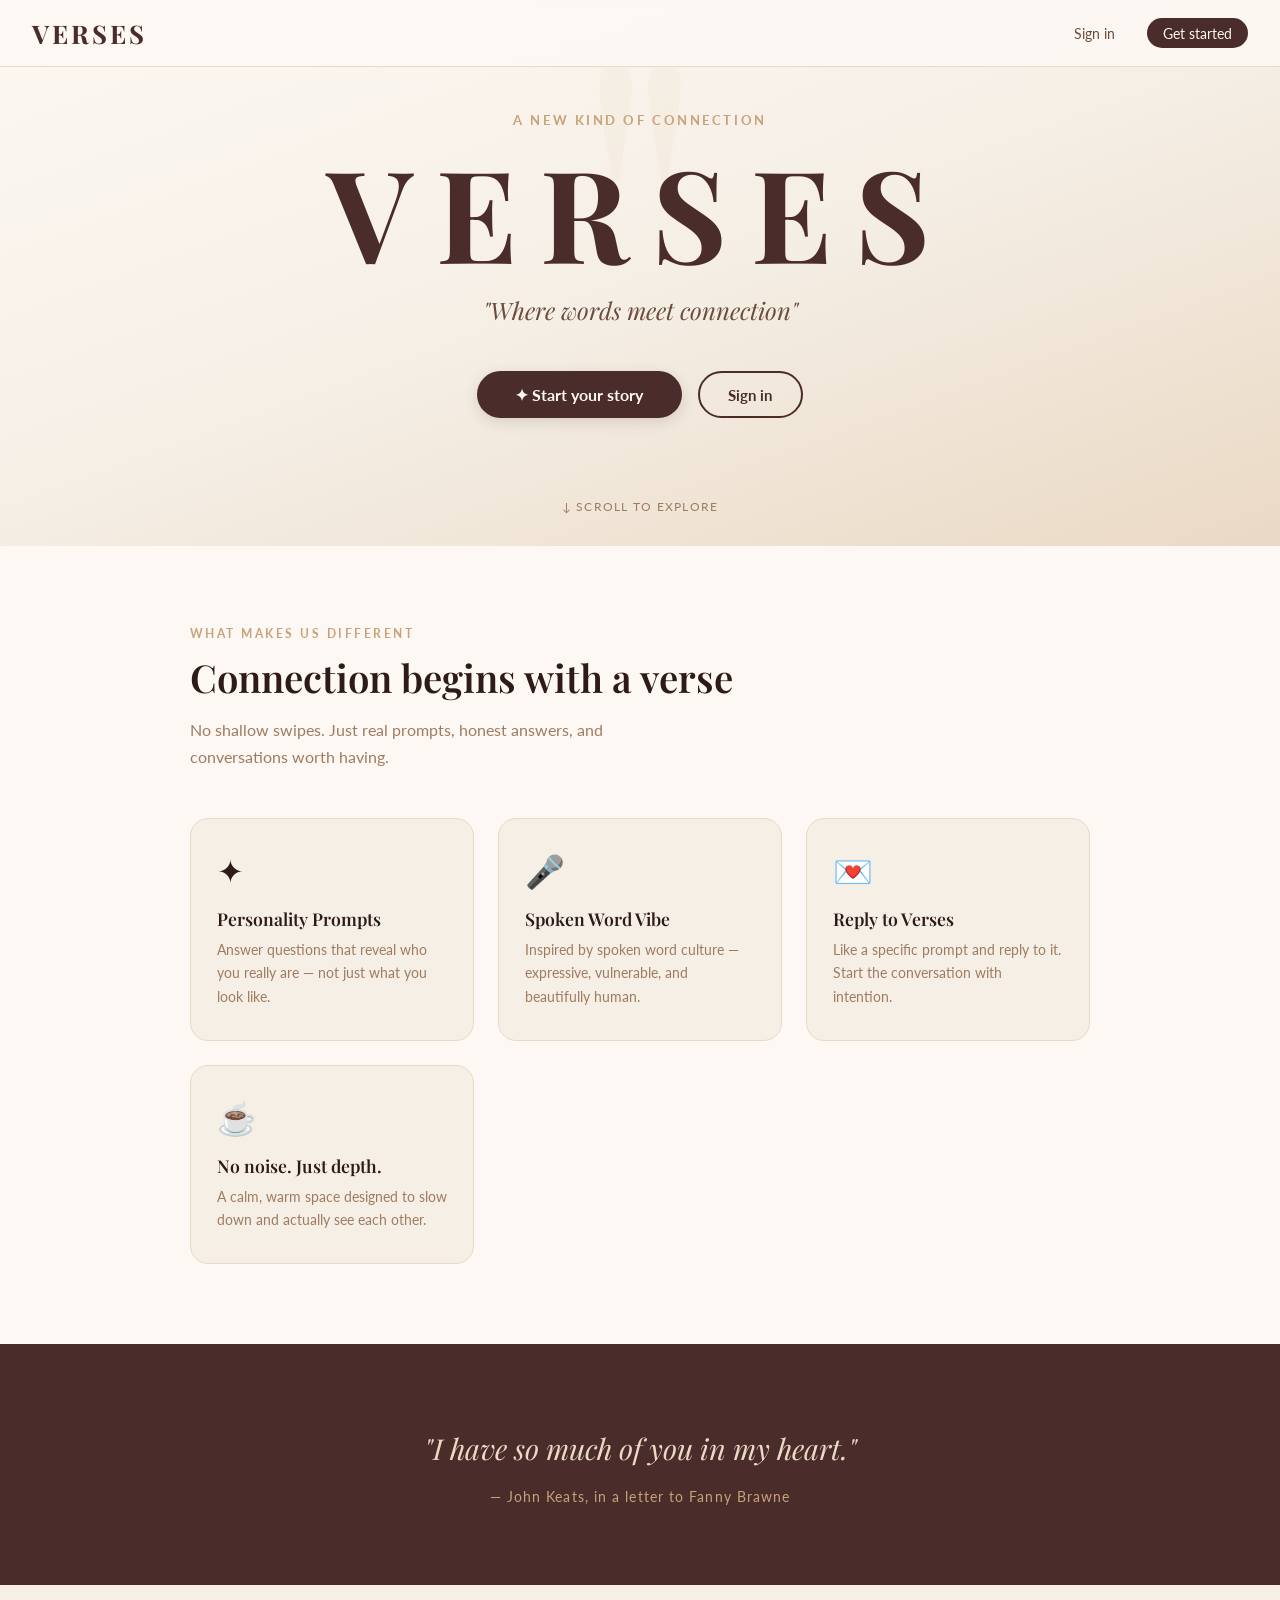
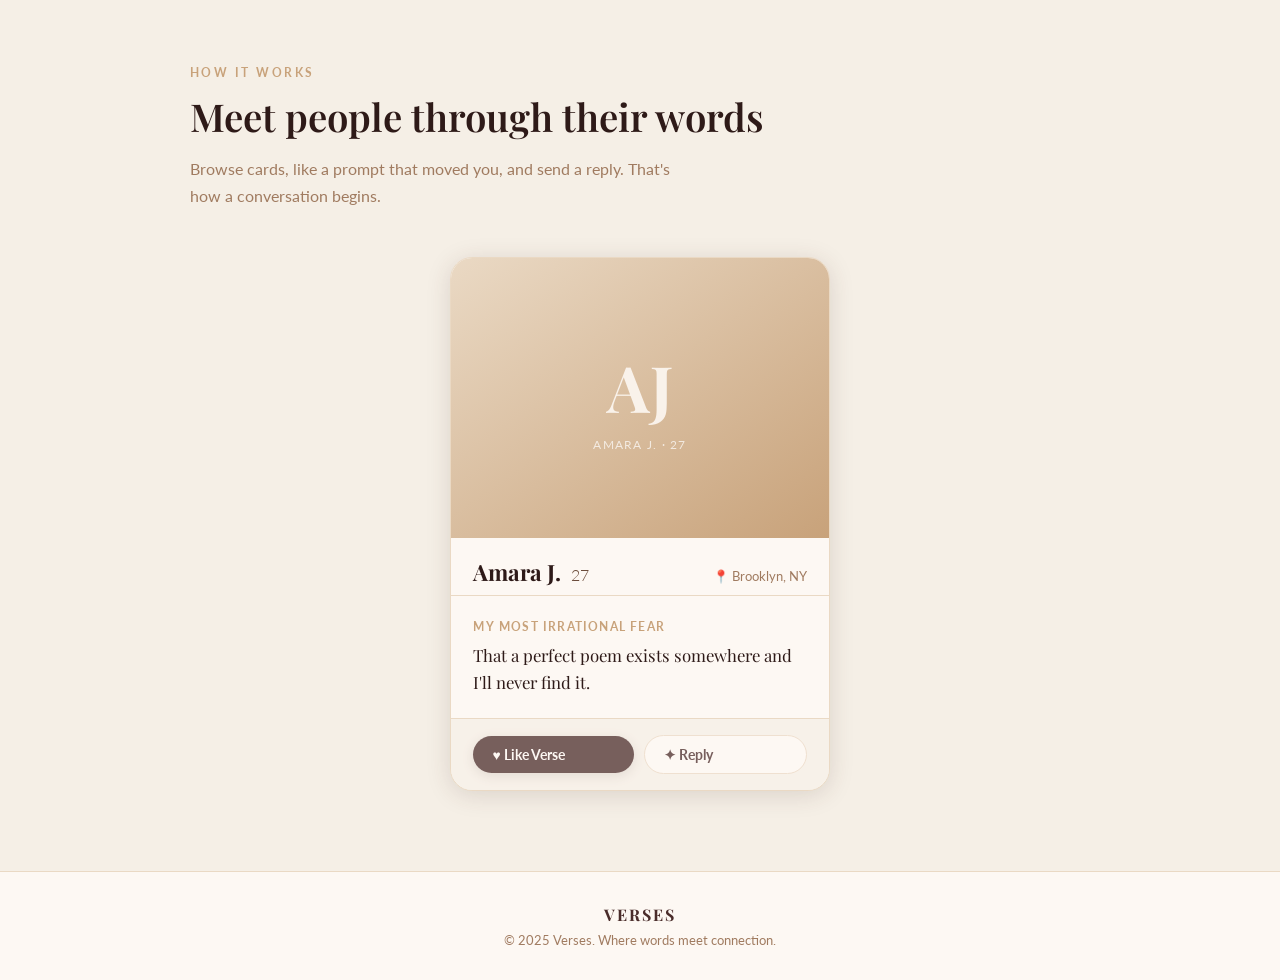
<file: index.html>
<!DOCTYPE html>
<html lang="en">
<head>
  <meta charset="UTF-8" />
  <meta name="viewport" content="width=device-width, initial-scale=1.0" />
  <title>Verses — Where words meet connection</title>
  <link rel="manifest" href="/manifest.json" />
  <meta name="theme-color" content="#4A2C2A" />
  <meta name="apple-mobile-web-app-capable" content="yes" />
  <meta name="apple-mobile-web-app-status-bar-style" content="black-translucent" />
  <meta name="apple-mobile-web-app-title" content="Verses" />
  <link rel="apple-touch-icon" href="/icons/icon-192.png" />
  <link rel="stylesheet" href="styles.css" />
  <script src="app.js" defer></script>
  <script>
    if ('serviceWorker' in navigator) {
      window.addEventListener('load', () => {
        navigator.serviceWorker.register('/service-worker.js');
      });
    }
    document.addEventListener('DOMContentLoaded', () => {
      const session = JSON.parse(localStorage.getItem('verses_session') || 'null');
      if (session) window.location.href = 'feed.html';
    });
  </script>
</head>
<body>

  <nav class="nav">
    <span class="nav-logo">VERSES</span>
    <div class="nav-links">
      <a href="login.html" class="nav-link">Sign in</a>
      <a href="signup.html" class="nav-link active">Get started</a>
    </div>
  </nav>

  <div class="landing-wrapper">

    <!-- HERO -->
    <section class="hero">
      <p class="hero-tagline-top">A new kind of connection</p>
      <h1 class="hero-logo">VERSES</h1>
      <p class="hero-tagline">"Where words meet connection"</p>
      <div class="hero-cta">
        <a href="signup.html" class="btn btn-primary" style="padding: 0.85rem 2.4rem; font-size: 1rem;">
          ✦ Start your story
        </a>
        <a href="login.html" class="btn btn-secondary">Sign in</a>
      </div>
      <span class="hero-scroll-hint">↓ scroll to explore</span>
    </section>

    <!-- FEATURES -->
    <section class="features">
      <div class="features-inner">
        <p class="section-label">What makes us different</p>
        <h2 class="section-title">Connection begins with a verse</h2>
        <p class="section-sub">No shallow swipes. Just real prompts, honest answers, and conversations worth having.</p>
        <div class="features-grid">
          <div class="feature-card">
            <div class="feature-icon">✦</div>
            <h3 class="feature-title">Personality Prompts</h3>
            <p class="feature-desc">Answer questions that reveal who you really are — not just what you look like.</p>
          </div>
          <div class="feature-card">
            <div class="feature-icon">🎤</div>
            <h3 class="feature-title">Spoken Word Vibe</h3>
            <p class="feature-desc">Inspired by spoken word culture — expressive, vulnerable, and beautifully human.</p>
          </div>
          <div class="feature-card">
            <div class="feature-icon">💌</div>
            <h3 class="feature-title">Reply to Verses</h3>
            <p class="feature-desc">Like a specific prompt and reply to it. Start the conversation with intention.</p>
          </div>
          <div class="feature-card">
            <div class="feature-icon">☕</div>
            <h3 class="feature-title">No noise. Just depth.</h3>
            <p class="feature-desc">A calm, warm space designed to slow down and actually see each other.</p>
          </div>
        </div>
      </div>
    </section>

    <!-- QUOTE BLOCK -->
    <section class="quote-block">
      <p class="quote-text">"I have so much of you in my heart."</p>
      <p class="quote-attr">— John Keats, in a letter to Fanny Brawne</p>
    </section>

    <!-- PROFILE PREVIEW -->
    <section class="features" style="background: var(--cream);">
      <div class="features-inner">
        <p class="section-label">How it works</p>
        <h2 class="section-title">Meet people through their words</h2>
        <p class="section-sub">Browse cards, like a prompt that moved you, and send a reply. That's how a conversation begins.</p>

        <div class="profile-card" style="max-width: 380px; margin: 0 auto; pointer-events: none;">
          <div class="profile-photo-placeholder">
            <span class="initials">AJ</span>
            <span class="photo-sub">Amara J. · 27</span>
          </div>
          <div class="profile-info">
            <span class="profile-name">Amara J.</span>
            <span class="profile-age">27</span>
            <span class="profile-location">📍 Brooklyn, NY</span>
          </div>
          <div class="prompt-block">
            <p class="prompt-question">My most irrational fear</p>
            <p class="prompt-answer">That a perfect poem exists somewhere and I'll never find it.</p>
          </div>
          <div class="card-actions" style="opacity: 0.75;">
            <button class="action-btn btn-like">♥ Like Verse</button>
            <button class="action-btn btn-reply">✦ Reply</button>
          </div>
        </div>
      </div>
    </section>

    <footer class="footer">
      <span class="footer-brand">VERSES</span>
      <span>© 2025 Verses. Where words meet connection.</span>
    </footer>

  </div>
</body>
</html>
</file>
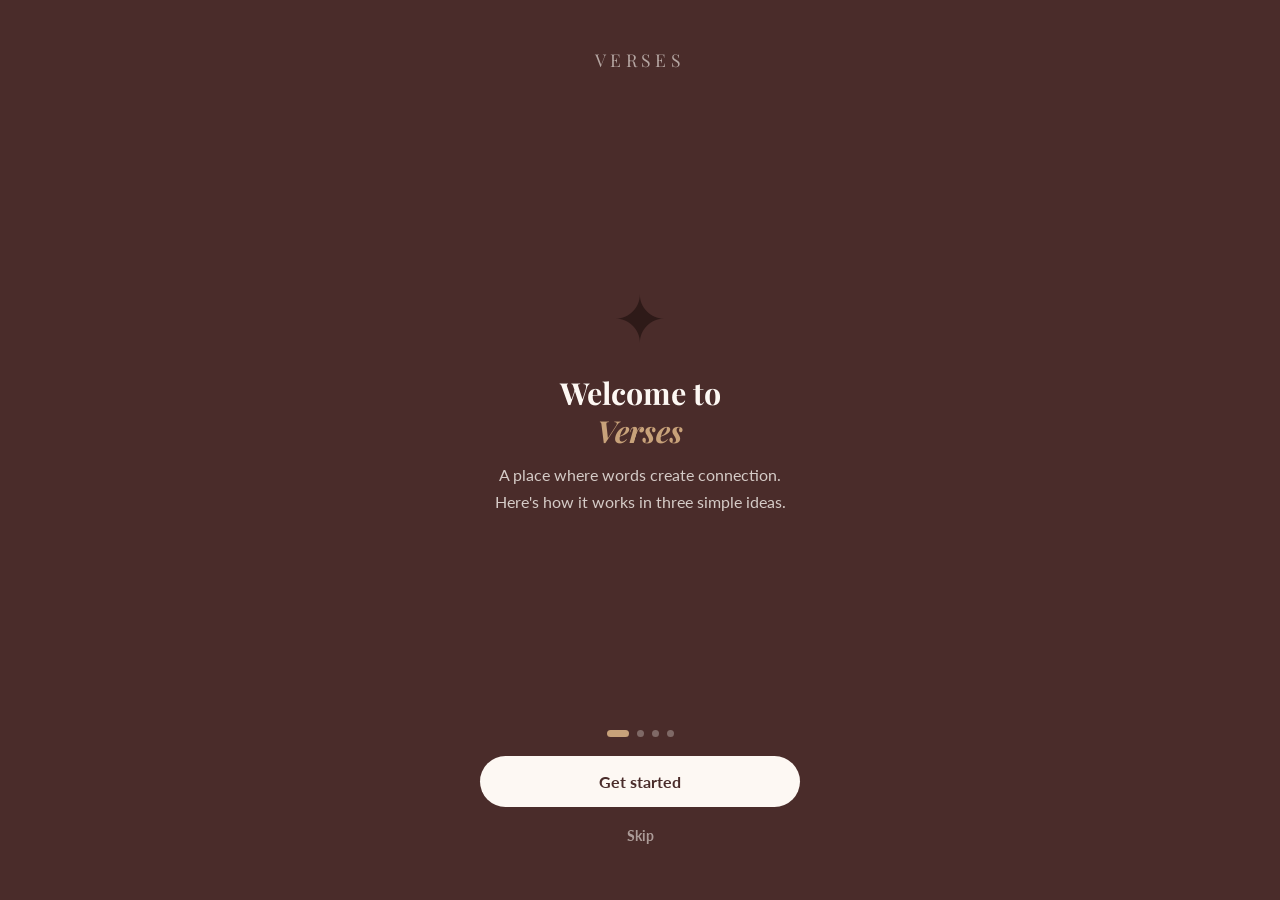
<file: onboarding.html>
<!DOCTYPE html>
<html lang="en">
<head>
  <meta charset="UTF-8" />
  <meta name="viewport" content="width=device-width, initial-scale=1.0" />
  <title>Welcome to Verses</title>
  <link rel="manifest" href="/manifest.json" />
  <meta name="theme-color" content="#4A2C2A" />
  <meta name="apple-mobile-web-app-capable" content="yes" />
  <meta name="apple-mobile-web-app-status-bar-style" content="black-translucent" />
  <link rel="apple-touch-icon" href="/icons/icon-192.png" />
  <link rel="stylesheet" href="styles.css" />
  <style>
    * { box-sizing: border-box; margin: 0; padding: 0; }

    body {
      background: #4A2C2A;
      min-height: 100dvh;
      display: flex;
      flex-direction: column;
      align-items: center;
      justify-content: center;
      font-family: 'Lato', sans-serif;
      overflow: hidden;
    }

    @import url('https://fonts.googleapis.com/css2?family=Playfair+Display:ital,wght@0,400;0,600;1,400&family=Lato:wght@300;400;700&display=swap');

    .ob-wrapper {
      width: 100%;
      max-width: 420px;
      padding: 2rem 1.5rem;
      display: flex;
      flex-direction: column;
      align-items: center;
      min-height: 100dvh;
      justify-content: space-between;
    }

    .ob-logo {
      font-family: 'Playfair Display', serif;
      font-size: 1.1rem;
      letter-spacing: 0.25em;
      color: rgba(253,248,243,0.6);
      padding-top: 1rem;
    }

    /* Slides */
    .ob-slides {
      flex: 1;
      display: flex;
      flex-direction: column;
      align-items: center;
      justify-content: center;
      width: 100%;
    }

    .ob-slide {
      display: none;
      flex-direction: column;
      align-items: center;
      text-align: center;
      animation: slideIn 0.4s ease;
    }
    .ob-slide.active { display: flex; }

    @keyframes slideIn {
      from { opacity: 0; transform: translateY(18px); }
      to   { opacity: 1; transform: translateY(0); }
    }

    .ob-icon {
      font-size: 4rem;
      margin-bottom: 1.5rem;
      line-height: 1;
    }

    .ob-title {
      font-family: 'Playfair Display', serif;
      font-size: 1.9rem;
      color: #FDF8F3;
      margin-bottom: 0.8rem;
      line-height: 1.25;
    }

    .ob-title em { font-style: italic; color: #C8A27A; }

    .ob-body {
      font-size: 1rem;
      color: rgba(253,248,243,0.78);
      line-height: 1.65;
      max-width: 320px;
    }

    .ob-card {
      background: rgba(253,248,243,0.1);
      border: 1px solid rgba(253,248,243,0.18);
      border-radius: 18px;
      padding: 1.1rem 1.4rem;
      margin-top: 1.6rem;
      width: 100%;
      max-width: 320px;
    }

    .ob-card-row {
      display: flex;
      align-items: flex-start;
      gap: 0.9rem;
      padding: 0.6rem 0;
      border-bottom: 1px solid rgba(253,248,243,0.1);
    }
    .ob-card-row:last-child { border-bottom: none; }

    .ob-card-icon {
      font-size: 1.3rem;
      flex-shrink: 0;
      margin-top: 0.1rem;
    }

    .ob-card-text {
      color: rgba(253,248,243,0.85);
      font-size: 0.9rem;
      line-height: 1.5;
    }

    .ob-card-text strong {
      color: #FDF8F3;
      display: block;
      margin-bottom: 0.1rem;
    }

    /* Dots */
    .ob-dots {
      display: flex;
      gap: 0.5rem;
      margin-bottom: 1.2rem;
    }

    .ob-dot {
      width: 7px;
      height: 7px;
      border-radius: 50%;
      background: rgba(253,248,243,0.3);
      transition: background 0.3s, width 0.3s;
    }
    .ob-dot.active {
      background: #C8A27A;
      width: 22px;
      border-radius: 4px;
    }

    /* Buttons */
    .ob-btn {
      width: 100%;
      max-width: 320px;
      padding: 1rem;
      border: none;
      border-radius: 50px;
      font-family: 'Lato', sans-serif;
      font-size: 1rem;
      font-weight: 700;
      cursor: pointer;
      transition: transform 0.15s, opacity 0.15s;
      margin-bottom: 0.75rem;
    }
    .ob-btn:active { transform: scale(0.97); }

    .ob-btn-primary {
      background: #FDF8F3;
      color: #4A2C2A;
    }

    .ob-btn-skip {
      background: transparent;
      color: rgba(253,248,243,0.55);
      font-size: 0.9rem;
      padding: 0.5rem;
      margin-bottom: 1rem;
    }
  </style>
</head>
<body>
<div class="ob-wrapper">
  <div class="ob-logo">VERSES</div>

  <div class="ob-slides">

    <!-- Slide 1 -->
    <div class="ob-slide active" id="slide-0">
      <div class="ob-icon">✦</div>
      <h1 class="ob-title">Welcome to<br /><em>Verses</em></h1>
      <p class="ob-body">
        A place where words create connection. Here's how it works in three simple ideas.
      </p>
    </div>

    <!-- Slide 2 -->
    <div class="ob-slide" id="slide-1">
      <div class="ob-icon">♥</div>
      <h1 class="ob-title">Like a <em>verse</em>,<br />not a face</h1>
      <p class="ob-body">
        Browse the Discover tab and read people's prompts — their words, not just their photos.
        When something moves you, tap <strong style="color:#C8A27A;">♥ Like Verse</strong>.
      </p>
      <div class="ob-card">
        <div class="ob-card-row">
          <span class="ob-card-icon">✦</span>
          <div class="ob-card-text">
            <strong>Reply to a prompt</strong>
            Write a reply to someone's verse to show real interest
          </div>
        </div>
        <div class="ob-card-row">
          <span class="ob-card-icon">🎤</span>
          <div class="ob-card-text">
            <strong>Hear their voice</strong>
            Play their voice note to feel the person behind the words
          </div>
        </div>
      </div>
    </div>

    <!-- Slide 3 -->
    <div class="ob-slide" id="slide-2">
      <div class="ob-icon">💬</div>
      <h1 class="ob-title">Match, then<br /><em>connect</em></h1>
      <p class="ob-body">
        When two people like each other's verses it becomes a <strong style="color:#C8A27A;">match</strong> — and only then can you message each other.
      </p>
      <div class="ob-card">
        <div class="ob-card-row">
          <span class="ob-card-icon">✦</span>
          <div class="ob-card-text">
            <strong>You like their verse</strong>
            They get notified and can see your profile
          </div>
        </div>
        <div class="ob-card-row">
          <span class="ob-card-icon">♥</span>
          <div class="ob-card-text">
            <strong>They like you back</strong>
            It's a match — head to Matches to start chatting
          </div>
        </div>
      </div>
    </div>

    <!-- Slide 4 -->
    <div class="ob-slide" id="slide-3">
      <div class="ob-icon">🎤</div>
      <h1 class="ob-title">Make your <em>voice</em><br />stand out</h1>
      <p class="ob-body">
        The best way to get noticed? Fill in your prompts and record a voice note. People match faster when they can hear who you really are.
      </p>
      <div class="ob-card">
        <div class="ob-card-row">
          <span class="ob-card-icon">📝</span>
          <div class="ob-card-text">
            <strong>Write your prompts</strong>
            Answer the questions in your Profile tab — your words are your first impression
          </div>
        </div>
        <div class="ob-card-row">
          <span class="ob-card-icon">🎤</span>
          <div class="ob-card-text">
            <strong>Record a voice note</strong>
            Up to 30 seconds — say anything, read a line of poetry, just talk
          </div>
        </div>
      </div>
    </div>

  </div>

  <div style="display:flex;flex-direction:column;align-items:center;width:100%;">
    <div class="ob-dots">
      <div class="ob-dot active" id="dot-0"></div>
      <div class="ob-dot" id="dot-1"></div>
      <div class="ob-dot" id="dot-2"></div>
      <div class="ob-dot" id="dot-3"></div>
    </div>

    <button class="ob-btn ob-btn-primary" id="next-btn" onclick="nextSlide()">
      Get started
    </button>
    <button class="ob-btn ob-btn-skip" id="skip-btn" onclick="goToFeed()">
      Skip
    </button>
  </div>
</div>

<script>
  let current = 0;
  const total = 4;
  const labels = ['Get started', 'Next', 'Next', 'Go to my feed ✦'];

  function nextSlide() {
    if (current >= total - 1) { goToFeed(); return; }
    document.getElementById(`slide-${current}`).classList.remove('active');
    document.getElementById(`dot-${current}`).classList.remove('active');
    current++;
    document.getElementById(`slide-${current}`).classList.add('active');
    document.getElementById(`dot-${current}`).classList.add('active');
    document.getElementById('next-btn').textContent = labels[current];
    document.getElementById('skip-btn').style.display = current === total - 1 ? 'none' : '';
  }

  function goToFeed() {
    window.location.href = 'feed.html';
  }

  // Allow swiping through slides
  let startX = 0;
  document.addEventListener('touchstart', e => { startX = e.touches[0].clientX; });
  document.addEventListener('touchend', e => {
    const dx = e.changedTouches[0].clientX - startX;
    if (dx < -40) nextSlide();
  });
</script>
</body>
</html>
</file>
<file: styles.css>
@import url('https://fonts.googleapis.com/css2?family=Playfair+Display:ital,wght@0,400;0,600;0,700;1,400;1,600&family=Lato:wght@300;400;700&display=swap');

*, *::before, *::after {
  box-sizing: border-box;
  margin: 0;
  padding: 0;
}

:root {
  --dark-brown: #4A2C2A;
  --medium-brown: #7B4F3A;
  --light-brown: #C8A27A;
  --cream: #F5EFE6;
  --warm-white: #FDF8F3;
  --soft-beige: #EAD9C4;
  --text-dark: #2E1A18;
  --text-mid: #6B4C3B;
  --text-light: #A07B60;
  --accent: #C8A27A;
  --accent-hover: #B08A60;
  --shadow: rgba(74, 44, 42, 0.15);
  --shadow-deep: rgba(74, 44, 42, 0.3);
}

html, body {
  height: 100%;
  font-family: 'Lato', sans-serif;
  background-color: var(--cream);
  color: var(--text-dark);
}

/* ── NAVBAR ── */
.nav {
  position: fixed;
  top: 0;
  left: 0;
  right: 0;
  z-index: 100;
  display: flex;
  align-items: center;
  justify-content: space-between;
  padding: 1rem 2rem;
  background: rgba(253, 248, 243, 0.92);
  backdrop-filter: blur(8px);
  border-bottom: 1px solid var(--soft-beige);
}

.nav-logo {
  font-family: 'Playfair Display', serif;
  font-size: 1.6rem;
  font-weight: 700;
  color: var(--dark-brown);
  letter-spacing: 0.12em;
  text-decoration: none;
}

.nav-links {
  display: flex;
  gap: 1rem;
  align-items: center;
}

.nav-link {
  font-size: 0.9rem;
  font-weight: 400;
  color: var(--text-mid);
  text-decoration: none;
  padding: 0.4rem 1rem;
  border-radius: 20px;
  transition: background 0.2s, color 0.2s;
}

.nav-link:hover {
  background: var(--soft-beige);
  color: var(--dark-brown);
}

.nav-link.active {
  background: var(--dark-brown);
  color: var(--warm-white);
}

/* ── BUTTONS ── */
.btn {
  display: inline-flex;
  align-items: center;
  justify-content: center;
  gap: 0.4rem;
  padding: 0.7rem 1.8rem;
  border: none;
  border-radius: 30px;
  font-family: 'Lato', sans-serif;
  font-size: 0.95rem;
  font-weight: 700;
  cursor: pointer;
  text-decoration: none;
  transition: transform 0.15s, box-shadow 0.15s, background 0.2s, color 0.2s;
}

.btn:active { transform: scale(0.97); }

.btn-primary {
  background: var(--dark-brown);
  color: var(--warm-white);
  box-shadow: 0 4px 14px var(--shadow);
}
.btn-primary:hover {
  background: var(--medium-brown);
  box-shadow: 0 6px 20px var(--shadow-deep);
  transform: translateY(-1px);
}

.btn-secondary {
  background: transparent;
  color: var(--dark-brown);
  border: 2px solid var(--dark-brown);
}
.btn-secondary:hover {
  background: var(--dark-brown);
  color: var(--warm-white);
}

.btn-accent {
  background: var(--light-brown);
  color: var(--warm-white);
  box-shadow: 0 4px 14px var(--shadow);
}
.btn-accent:hover {
  background: var(--accent-hover);
  transform: translateY(-1px);
}

.btn-ghost {
  background: transparent;
  color: var(--text-mid);
  padding: 0.5rem 1rem;
  font-weight: 400;
}
.btn-ghost:hover {
  color: var(--dark-brown);
  background: var(--soft-beige);
}

.btn-full { width: 100%; }

/* ── FORMS ── */
.form-group {
  display: flex;
  flex-direction: column;
  gap: 0.4rem;
  margin-bottom: 1.2rem;
}

.form-label {
  font-size: 0.82rem;
  font-weight: 700;
  color: var(--text-mid);
  text-transform: uppercase;
  letter-spacing: 0.08em;
}

.form-input {
  padding: 0.85rem 1.1rem;
  border: 1.5px solid var(--soft-beige);
  border-radius: 12px;
  background: var(--warm-white);
  color: var(--text-dark);
  font-family: 'Lato', sans-serif;
  font-size: 0.95rem;
  outline: none;
  transition: border-color 0.2s, box-shadow 0.2s;
}

.form-input:focus {
  border-color: var(--light-brown);
  box-shadow: 0 0 0 3px rgba(200, 162, 122, 0.18);
}

.form-input::placeholder {
  color: var(--text-light);
}

/* ── AUTH PAGES ── */
.auth-wrapper {
  min-height: 100vh;
  display: flex;
  align-items: center;
  justify-content: center;
  padding: 5rem 1rem 2rem;
  background: linear-gradient(145deg, var(--warm-white) 0%, var(--cream) 60%, var(--soft-beige) 100%);
}

.auth-card {
  background: var(--warm-white);
  border-radius: 24px;
  padding: 2.8rem 2.4rem;
  width: 100%;
  max-width: 420px;
  box-shadow: 0 8px 40px var(--shadow);
  border: 1px solid var(--soft-beige);
}

.auth-brand {
  text-align: center;
  margin-bottom: 2rem;
}

.auth-brand-name {
  font-family: 'Playfair Display', serif;
  font-size: 2rem;
  font-weight: 700;
  color: var(--dark-brown);
  letter-spacing: 0.15em;
  display: block;
}

.auth-brand-tag {
  font-family: 'Playfair Display', serif;
  font-style: italic;
  font-size: 0.85rem;
  color: var(--text-light);
  margin-top: 0.2rem;
  display: block;
}

.auth-title {
  font-family: 'Playfair Display', serif;
  font-size: 1.5rem;
  font-weight: 600;
  color: var(--text-dark);
  margin-bottom: 0.3rem;
}

.auth-subtitle {
  font-size: 0.9rem;
  color: var(--text-light);
  margin-bottom: 2rem;
}

.auth-divider {
  display: flex;
  align-items: center;
  gap: 0.8rem;
  margin: 1.5rem 0;
  color: var(--text-light);
  font-size: 0.8rem;
}

.auth-divider::before,
.auth-divider::after {
  content: '';
  flex: 1;
  height: 1px;
  background: var(--soft-beige);
}

.auth-switch {
  text-align: center;
  margin-top: 1.5rem;
  font-size: 0.88rem;
  color: var(--text-mid);
}

.auth-switch a {
  color: var(--dark-brown);
  font-weight: 700;
  text-decoration: none;
}
.auth-switch a:hover { text-decoration: underline; }

.error-msg {
  background: #FFF0EE;
  border: 1px solid #E8A89A;
  color: #8B2E2E;
  border-radius: 10px;
  padding: 0.7rem 1rem;
  font-size: 0.87rem;
  margin-bottom: 1rem;
  display: none;
}

.success-msg {
  background: #F0FFF4;
  border: 1px solid #9AE8B2;
  color: #1E6B3A;
  border-radius: 10px;
  padding: 0.7rem 1rem;
  font-size: 0.87rem;
  margin-bottom: 1rem;
  display: none;
}

/* ── LANDING PAGE ── */
.landing-wrapper {
  min-height: 100vh;
  display: flex;
  flex-direction: column;
}

.hero {
  flex: 1;
  display: flex;
  flex-direction: column;
  align-items: center;
  justify-content: center;
  text-align: center;
  padding: 7rem 2rem 4rem;
  background: linear-gradient(160deg, var(--warm-white) 0%, var(--cream) 50%, var(--soft-beige) 100%);
  position: relative;
  overflow: hidden;
}

.hero::before {
  content: '"';
  position: absolute;
  top: -20px;
  left: 50%;
  transform: translateX(-50%);
  font-family: 'Playfair Display', serif;
  font-size: 28rem;
  color: rgba(200, 162, 122, 0.06);
  line-height: 1;
  pointer-events: none;
  user-select: none;
}

.hero-tagline-top {
  font-family: 'Lato', sans-serif;
  font-size: 0.8rem;
  font-weight: 700;
  letter-spacing: 0.2em;
  text-transform: uppercase;
  color: var(--light-brown);
  margin-bottom: 1.2rem;
}

.hero-logo {
  font-family: 'Playfair Display', serif;
  font-size: clamp(4rem, 10vw, 8rem);
  font-weight: 700;
  color: var(--dark-brown);
  letter-spacing: 0.18em;
  line-height: 1;
  margin-bottom: 1.2rem;
}

.hero-tagline {
  font-family: 'Playfair Display', serif;
  font-style: italic;
  font-size: clamp(1.1rem, 2.5vw, 1.5rem);
  color: var(--text-mid);
  margin-bottom: 2.8rem;
  max-width: 380px;
}

.hero-cta {
  display: flex;
  gap: 1rem;
  flex-wrap: wrap;
  justify-content: center;
  margin-bottom: 4rem;
}

.hero-scroll-hint {
  position: absolute;
  bottom: 2rem;
  font-size: 0.78rem;
  color: var(--text-light);
  letter-spacing: 0.1em;
  text-transform: uppercase;
  animation: float 2.5s ease-in-out infinite;
}

@keyframes float {
  0%, 100% { transform: translateY(0); }
  50% { transform: translateY(6px); }
}

/* Features section */
.features {
  padding: 5rem 2rem;
  background: var(--warm-white);
}

.features-inner {
  max-width: 900px;
  margin: 0 auto;
}

.section-label {
  font-size: 0.78rem;
  font-weight: 700;
  letter-spacing: 0.2em;
  text-transform: uppercase;
  color: var(--light-brown);
  margin-bottom: 0.6rem;
}

.section-title {
  font-family: 'Playfair Display', serif;
  font-size: clamp(1.6rem, 3vw, 2.4rem);
  font-weight: 600;
  color: var(--text-dark);
  margin-bottom: 0.8rem;
}

.section-sub {
  color: var(--text-light);
  font-size: 1rem;
  max-width: 500px;
  line-height: 1.7;
  margin-bottom: 3rem;
}

.features-grid {
  display: grid;
  grid-template-columns: repeat(auto-fit, minmax(240px, 1fr));
  gap: 1.5rem;
}

.feature-card {
  background: var(--cream);
  border-radius: 18px;
  padding: 2rem 1.6rem;
  border: 1px solid var(--soft-beige);
  transition: transform 0.2s, box-shadow 0.2s;
}

.feature-card:hover {
  transform: translateY(-3px);
  box-shadow: 0 8px 30px var(--shadow);
}

.feature-icon {
  font-size: 2rem;
  margin-bottom: 1rem;
}

.feature-title {
  font-family: 'Playfair Display', serif;
  font-size: 1.1rem;
  font-weight: 600;
  color: var(--text-dark);
  margin-bottom: 0.5rem;
}

.feature-desc {
  font-size: 0.88rem;
  color: var(--text-light);
  line-height: 1.65;
}

/* Verse quote block */
.quote-block {
  padding: 5rem 2rem;
  background: var(--dark-brown);
  text-align: center;
}

.quote-text {
  font-family: 'Playfair Display', serif;
  font-style: italic;
  font-size: clamp(1.2rem, 2.5vw, 1.8rem);
  color: var(--soft-beige);
  max-width: 600px;
  margin: 0 auto 1rem;
  line-height: 1.7;
}

.quote-attr {
  font-size: 0.85rem;
  color: var(--light-brown);
  letter-spacing: 0.08em;
}

.footer {
  background: var(--warm-white);
  border-top: 1px solid var(--soft-beige);
  padding: 2rem;
  text-align: center;
  font-size: 0.82rem;
  color: var(--text-light);
}

.footer-brand {
  font-family: 'Playfair Display', serif;
  font-weight: 700;
  color: var(--dark-brown);
  font-size: 1rem;
  letter-spacing: 0.12em;
  display: block;
  margin-bottom: 0.4rem;
}

/* ── FEED PAGE ── */
.feed-wrapper {
  min-height: 100vh;
  background: var(--cream);
  padding-top: 5rem;
}

.feed-header {
  text-align: center;
  padding: 2rem 1rem 1rem;
}

.feed-greeting {
  font-family: 'Playfair Display', serif;
  font-style: italic;
  font-size: 0.95rem;
  color: var(--text-light);
  margin-bottom: 0.3rem;
}

.feed-title {
  font-family: 'Playfair Display', serif;
  font-size: 1.8rem;
  font-weight: 700;
  color: var(--dark-brown);
}

.feed-container {
  max-width: 480px;
  margin: 0 auto;
  padding: 1.5rem 1rem 6rem;
  display: flex;
  flex-direction: column;
  gap: 1.4rem;
}

/* Profile card */
.profile-card {
  background: var(--warm-white);
  border-radius: 22px;
  overflow: hidden;
  box-shadow: 0 4px 24px var(--shadow);
  border: 1px solid var(--soft-beige);
  animation: slideUp 0.4s ease forwards;
}

@keyframes slideUp {
  from { opacity: 0; transform: translateY(20px); }
  to   { opacity: 1; transform: translateY(0); }
}

.profile-photo {
  width: 100%;
  height: 280px;
  object-fit: cover;
  display: block;
  background: linear-gradient(135deg, var(--soft-beige), var(--light-brown));
  position: relative;
}

.profile-photo-placeholder {
  width: 100%;
  height: 280px;
  background: linear-gradient(145deg, var(--soft-beige) 0%, var(--light-brown) 100%);
  display: flex;
  align-items: center;
  justify-content: center;
  flex-direction: column;
  gap: 0.5rem;
}

.profile-photo-placeholder .initials {
  font-family: 'Playfair Display', serif;
  font-size: 4rem;
  font-weight: 700;
  color: var(--warm-white);
  opacity: 0.9;
}

.profile-photo-placeholder .photo-sub {
  font-size: 0.78rem;
  color: rgba(255,255,255,0.7);
  letter-spacing: 0.1em;
  text-transform: uppercase;
}

.profile-info {
  padding: 1.2rem 1.4rem 0.5rem;
  display: flex;
  align-items: baseline;
  gap: 0.6rem;
  border-bottom: 1px solid var(--soft-beige);
}

.profile-name {
  font-family: 'Playfair Display', serif;
  font-size: 1.4rem;
  font-weight: 700;
  color: var(--text-dark);
}

.profile-age {
  font-size: 1rem;
  color: var(--text-mid);
  font-weight: 300;
}

.profile-location {
  margin-left: auto;
  font-size: 0.8rem;
  color: var(--text-light);
  display: flex;
  align-items: center;
  gap: 0.25rem;
}

/* Prompt blocks */
.prompt-block {
  padding: 1.4rem;
  border-bottom: 1px solid var(--soft-beige);
  transition: background 0.15s;
}

.prompt-block:last-of-type {
  border-bottom: none;
}

.prompt-question {
  font-size: 0.75rem;
  font-weight: 700;
  letter-spacing: 0.1em;
  text-transform: uppercase;
  color: var(--light-brown);
  margin-bottom: 0.55rem;
}

.prompt-answer {
  font-family: 'Playfair Display', serif;
  font-size: 1.05rem;
  color: var(--text-dark);
  line-height: 1.6;
}

/* Card action row */
.card-actions {
  display: flex;
  align-items: center;
  justify-content: space-between;
  padding: 1rem 1.4rem;
  background: var(--cream);
  gap: 0.6rem;
}

.action-btn {
  display: flex;
  align-items: center;
  gap: 0.4rem;
  padding: 0.65rem 1.2rem;
  border-radius: 30px;
  font-family: 'Lato', sans-serif;
  font-size: 0.85rem;
  font-weight: 700;
  cursor: pointer;
  border: none;
  transition: transform 0.15s, box-shadow 0.15s, background 0.2s;
}

.action-btn:active { transform: scale(0.95); }

.btn-like {
  background: var(--dark-brown);
  color: var(--warm-white);
  box-shadow: 0 3px 12px var(--shadow);
  flex: 1;
}
.btn-like:hover {
  background: var(--medium-brown);
  box-shadow: 0 5px 18px var(--shadow-deep);
  transform: translateY(-1px);
}
.btn-like.liked {
  background: #B85C5C;
}

.btn-reply {
  background: var(--warm-white);
  color: var(--dark-brown);
  border: 1.5px solid var(--soft-beige);
  flex: 1;
}
.btn-reply:hover {
  background: var(--soft-beige);
}

.btn-pass {
  background: var(--warm-white);
  color: var(--text-light);
  border: 1.5px solid var(--soft-beige);
  padding: 0.65rem 0.9rem;
}
.btn-pass:hover {
  background: var(--soft-beige);
  color: var(--text-mid);
}

/* Reply modal */
.modal-overlay {
  position: fixed;
  inset: 0;
  background: rgba(74, 44, 42, 0.4);
  backdrop-filter: blur(4px);
  z-index: 200;
  display: none;
  align-items: flex-end;
  justify-content: center;
}

.modal-overlay.open {
  display: flex;
}

.modal-sheet {
  background: var(--warm-white);
  border-radius: 24px 24px 0 0;
  padding: 2rem 1.6rem 2.5rem;
  width: 100%;
  max-width: 480px;
  box-shadow: 0 -8px 40px var(--shadow-deep);
  animation: sheetUp 0.3s ease forwards;
}

@keyframes sheetUp {
  from { transform: translateY(100%); }
  to   { transform: translateY(0); }
}

.modal-handle {
  width: 36px;
  height: 4px;
  background: var(--soft-beige);
  border-radius: 2px;
  margin: 0 auto 1.5rem;
}

.modal-title {
  font-family: 'Playfair Display', serif;
  font-size: 1.2rem;
  font-weight: 600;
  color: var(--text-dark);
  margin-bottom: 0.3rem;
}

.modal-sub {
  font-size: 0.85rem;
  color: var(--text-light);
  margin-bottom: 1.4rem;
  font-style: italic;
}

.modal-textarea {
  width: 100%;
  min-height: 100px;
  padding: 1rem;
  border: 1.5px solid var(--soft-beige);
  border-radius: 14px;
  background: var(--cream);
  font-family: 'Playfair Display', serif;
  font-style: italic;
  font-size: 0.95rem;
  color: var(--text-dark);
  resize: none;
  outline: none;
  margin-bottom: 1rem;
  transition: border-color 0.2s;
}

.modal-textarea:focus {
  border-color: var(--light-brown);
}

.modal-actions {
  display: flex;
  gap: 0.8rem;
}

/* Toast notification */
.toast {
  position: fixed;
  bottom: 2rem;
  left: 50%;
  transform: translateX(-50%) translateY(80px);
  background: var(--dark-brown);
  color: var(--warm-white);
  padding: 0.8rem 1.6rem;
  border-radius: 30px;
  font-size: 0.88rem;
  font-weight: 700;
  box-shadow: 0 6px 24px var(--shadow-deep);
  z-index: 300;
  transition: transform 0.3s ease;
  white-space: nowrap;
}

.toast.show {
  transform: translateX(-50%) translateY(0);
}

/* Feed nav bar (bottom) */
.feed-nav {
  position: fixed;
  bottom: 0;
  left: 0;
  right: 0;
  background: rgba(253, 248, 243, 0.95);
  backdrop-filter: blur(8px);
  border-top: 1px solid var(--soft-beige);
  display: flex;
  align-items: center;
  justify-content: space-around;
  padding: 0.75rem 1rem;
  padding-bottom: calc(0.75rem + env(safe-area-inset-bottom));
  z-index: 100;
}

.feed-nav-btn {
  display: flex;
  flex-direction: column;
  align-items: center;
  gap: 0.2rem;
  background: none;
  border: none;
  cursor: pointer;
  padding: 0.3rem 0.8rem;
  border-radius: 12px;
  color: var(--text-light);
  font-size: 0.68rem;
  font-weight: 700;
  letter-spacing: 0.05em;
  text-transform: uppercase;
  transition: color 0.2s, background 0.2s;
}

.feed-nav-btn .nav-icon { font-size: 1.3rem; }

.feed-nav-btn.active, .feed-nav-btn:hover {
  color: var(--dark-brown);
  background: var(--soft-beige);
}

/* Empty state */
.empty-state {
  text-align: center;
  padding: 4rem 2rem;
}

.empty-icon { font-size: 3.5rem; margin-bottom: 1rem; }

.empty-title {
  font-family: 'Playfair Display', serif;
  font-size: 1.4rem;
  color: var(--text-dark);
  margin-bottom: 0.5rem;
}

.empty-sub {
  font-size: 0.9rem;
  color: var(--text-light);
  line-height: 1.6;
}

/* ── VIEW SWITCHING ── */
.view {
  display: none;
}
.view.active {
  display: block;
}

/* ── NAV BADGE ── */
.feed-nav-btn {
  position: relative;
}
.nav-badge {
  position: absolute;
  top: 2px;
  right: 6px;
  background: #B85C5C;
  color: #fff;
  font-size: 0.6rem;
  font-weight: 700;
  min-width: 16px;
  height: 16px;
  border-radius: 8px;
  display: inline-flex;
  align-items: center;
  justify-content: center;
  padding: 0 3px;
  line-height: 1;
}

/* ── MATCH CARDS ── */
.match-card {
  background: var(--warm-white);
  border-radius: 18px;
  border: 1px solid var(--soft-beige);
  padding: 1.1rem 1.2rem;
  display: flex;
  align-items: center;
  gap: 1rem;
  box-shadow: 0 2px 12px var(--shadow);
  transition: transform 0.15s, box-shadow 0.15s;
}
.match-card:hover {
  transform: translateY(-2px);
  box-shadow: 0 6px 20px var(--shadow);
}
.match-avatar {
  width: 54px;
  height: 54px;
  border-radius: 50%;
  display: flex;
  align-items: center;
  justify-content: center;
  font-family: 'Playfair Display', serif;
  font-size: 1.2rem;
  font-weight: 700;
  color: var(--warm-white);
  flex-shrink: 0;
}
.match-info {
  flex: 1;
  min-width: 0;
}
.match-name-row {
  display: flex;
  align-items: baseline;
  gap: 0.5rem;
  margin-bottom: 0.2rem;
}
.match-name {
  font-family: 'Playfair Display', serif;
  font-size: 1rem;
  font-weight: 700;
  color: var(--text-dark);
}
.match-age {
  font-size: 0.75rem;
  color: var(--text-light);
}
.match-preview {
  font-size: 0.82rem;
  color: var(--text-mid);
  font-style: italic;
  white-space: nowrap;
  overflow: hidden;
  text-overflow: ellipsis;
}
.match-msg-btn {
  background: var(--dark-brown);
  color: var(--warm-white);
  border: none;
  border-radius: 20px;
  padding: 0.5rem 1rem;
  font-size: 0.78rem;
  font-weight: 700;
  font-family: 'Lato', sans-serif;
  cursor: pointer;
  white-space: nowrap;
  flex-shrink: 0;
  transition: background 0.2s, transform 0.15s;
}
.match-msg-btn:hover {
  background: var(--medium-brown);
  transform: scale(1.04);
}

/* ── INBOX ── */
.inbox-row {
  background: var(--warm-white);
  border-radius: 16px;
  border: 1px solid var(--soft-beige);
  padding: 1rem 1.2rem;
  display: flex;
  align-items: center;
  gap: 0.9rem;
  cursor: pointer;
  transition: background 0.15s, transform 0.15s;
  position: relative;
}
.inbox-row:hover {
  background: var(--soft-beige);
  transform: translateY(-1px);
}
.inbox-row.unread {
  border-color: var(--light-brown);
  background: #FDF5EC;
}
.inbox-avatar {
  width: 50px;
  height: 50px;
  border-radius: 50%;
  display: flex;
  align-items: center;
  justify-content: center;
  font-family: 'Playfair Display', serif;
  font-size: 1.1rem;
  font-weight: 700;
  color: var(--warm-white);
  flex-shrink: 0;
}
.inbox-info {
  flex: 1;
  min-width: 0;
}
.inbox-name-row {
  display: flex;
  justify-content: space-between;
  align-items: baseline;
  margin-bottom: 0.2rem;
}
.inbox-name {
  font-family: 'Playfair Display', serif;
  font-size: 1rem;
  font-weight: 700;
  color: var(--text-dark);
}
.inbox-time {
  font-size: 0.72rem;
  color: var(--text-light);
}
.inbox-preview {
  font-size: 0.83rem;
  color: var(--text-mid);
  white-space: nowrap;
  overflow: hidden;
  text-overflow: ellipsis;
  font-style: italic;
}
.inbox-dot {
  width: 10px;
  height: 10px;
  border-radius: 50%;
  background: var(--light-brown);
  flex-shrink: 0;
}

/* ── CHAT ── */
.chat-wrapper {
  display: flex;
  flex-direction: column;
  height: 100vh;
  background: var(--cream);
  padding-top: 64px;
  padding-bottom: 70px;
}

.chat-topbar {
  position: fixed;
  top: 64px;
  left: 0;
  right: 0;
  z-index: 90;
  background: rgba(253, 248, 243, 0.96);
  backdrop-filter: blur(8px);
  border-bottom: 1px solid var(--soft-beige);
  display: flex;
  align-items: center;
  gap: 0.8rem;
  padding: 0.75rem 1.2rem;
}
.chat-back-btn {
  background: none;
  border: none;
  font-family: 'Lato', sans-serif;
  font-size: 0.88rem;
  font-weight: 700;
  color: var(--dark-brown);
  cursor: pointer;
  padding: 0.3rem 0.5rem;
  border-radius: 8px;
  transition: background 0.15s;
  white-space: nowrap;
}
.chat-back-btn:hover { background: var(--soft-beige); }

.chat-topbar-info {
  flex: 1;
}
.chat-topbar-name {
  font-family: 'Playfair Display', serif;
  font-size: 1rem;
  font-weight: 700;
  color: var(--text-dark);
  display: block;
}
.chat-topbar-sub {
  font-size: 0.75rem;
  color: var(--text-light);
}
.chat-topbar-avatar {
  width: 36px;
  height: 36px;
  border-radius: 50%;
  display: flex;
  align-items: center;
  justify-content: center;
  font-family: 'Playfair Display', serif;
  font-size: 0.85rem;
  font-weight: 700;
  color: var(--warm-white);
  flex-shrink: 0;
}

.chat-messages {
  flex: 1;
  overflow-y: auto;
  padding: 5.5rem 1rem 6rem;
  display: flex;
  flex-direction: column;
  gap: 0.7rem;
}

.chat-empty {
  flex: 1;
  display: flex;
  align-items: center;
  justify-content: center;
  padding: 3rem 2rem;
}
.chat-empty-text {
  font-family: 'Playfair Display', serif;
  font-style: italic;
  font-size: 1rem;
  color: var(--text-light);
  text-align: center;
}

.chat-bubble {
  max-width: 78%;
  padding: 0.75rem 1rem;
  border-radius: 18px;
  line-height: 1.5;
  animation: slideUp 0.2s ease;
}
.chat-bubble p {
  font-size: 0.92rem;
  color: var(--text-dark);
  margin-bottom: 0.25rem;
}
.chat-bubble.mine {
  align-self: flex-end;
  background: var(--dark-brown);
  border-bottom-right-radius: 4px;
}
.chat-bubble.mine p { color: var(--warm-white); }
.chat-bubble.mine .bubble-time { color: rgba(245,239,230,0.6); }

.chat-bubble.theirs {
  align-self: flex-start;
  background: var(--warm-white);
  border: 1px solid var(--soft-beige);
  border-bottom-left-radius: 4px;
}
.chat-bubble.theirs p { font-family: 'Playfair Display', serif; font-style: italic; }

.bubble-time {
  font-size: 0.68rem;
  color: var(--text-light);
  display: block;
}

.chat-input-bar {
  position: fixed;
  bottom: 0;
  left: 0;
  right: 0;
  background: rgba(253, 248, 243, 0.97);
  backdrop-filter: blur(8px);
  border-top: 1px solid var(--soft-beige);
  display: flex;
  align-items: flex-end;
  gap: 0.6rem;
  padding: 0.7rem 1rem;
  padding-bottom: calc(0.7rem + env(safe-area-inset-bottom));
  z-index: 90;
}
.chat-input {
  flex: 1;
  padding: 0.7rem 1rem;
  border: 1.5px solid var(--soft-beige);
  border-radius: 22px;
  background: var(--warm-white);
  font-family: 'Lato', sans-serif;
  font-size: 0.92rem;
  color: var(--text-dark);
  resize: none;
  outline: none;
  max-height: 100px;
  overflow-y: auto;
  transition: border-color 0.2s;
  line-height: 1.4;
}
.chat-input:focus { border-color: var(--light-brown); }
.chat-send-btn {
  width: 42px;
  height: 42px;
  border-radius: 50%;
  background: var(--dark-brown);
  color: var(--warm-white);
  border: none;
  font-size: 1rem;
  cursor: pointer;
  display: flex;
  align-items: center;
  justify-content: center;
  flex-shrink: 0;
  transition: background 0.2s, transform 0.15s;
}
.chat-send-btn:hover {
  background: var(--medium-brown);
  transform: scale(1.08);
}

/* ── PROFILE PHOTO UPLOAD ── */
.photo-upload-card {
  background: var(--warm-white);
  border-radius: 22px;
  border: 1px solid var(--soft-beige);
  overflow: hidden;
  box-shadow: 0 2px 12px var(--shadow);
}

.photo-upload-area {
  position: relative;
  width: 100%;
  height: 220px;
  background: linear-gradient(145deg, var(--soft-beige), var(--light-brown));
  cursor: pointer;
  overflow: hidden;
  display: flex;
  align-items: center;
  justify-content: center;
}

.photo-upload-placeholder {
  display: flex;
  flex-direction: column;
  align-items: center;
  gap: 0.5rem;
  pointer-events: none;
}

.photo-upload-icon {
  font-size: 2.4rem;
  opacity: 0.85;
}

.photo-upload-label {
  font-size: 0.85rem;
  font-weight: 700;
  color: var(--warm-white);
  letter-spacing: 0.06em;
  text-transform: uppercase;
  opacity: 0.9;
}

.photo-preview-img {
  width: 100%;
  height: 100%;
  object-fit: cover;
  display: block;
}

.photo-upload-overlay {
  position: absolute;
  inset: 0;
  background: rgba(74, 44, 42, 0.45);
  display: flex;
  align-items: center;
  justify-content: center;
  opacity: 0;
  transition: opacity 0.2s;
  color: var(--warm-white);
  font-weight: 700;
  font-size: 0.9rem;
  letter-spacing: 0.06em;
  text-transform: uppercase;
}

.photo-upload-area:hover .photo-upload-overlay {
  opacity: 1;
}

.photo-info {
  padding: 1rem 1.3rem;
}

.profile-avatar-name {
  font-family: 'Playfair Display', serif;
  font-size: 1.15rem;
  font-weight: 700;
  color: var(--text-dark);
}

.profile-avatar-sub {
  font-size: 0.82rem;
  color: var(--text-light);
  margin-top: 0.15rem;
}

/* ── VOICE RECORDER ── */
.voice-record-btn {
  display: flex;
  align-items: center;
  gap: 0.6rem;
  width: 100%;
  padding: 0.9rem 1.2rem;
  background: var(--cream);
  border: 2px dashed var(--light-brown);
  border-radius: 14px;
  font-family: 'Lato', sans-serif;
  font-size: 0.92rem;
  font-weight: 700;
  color: var(--dark-brown);
  cursor: pointer;
  transition: background 0.2s, border-color 0.2s;
  justify-content: center;
}
.voice-record-btn:hover {
  background: var(--soft-beige);
  border-color: var(--dark-brown);
}
.voice-mic-icon { font-size: 1.1rem; }

.voice-recording-active {
  display: flex;
  align-items: center;
  gap: 1rem;
  padding: 0.9rem 1rem;
  background: #FFF5F5;
  border: 1.5px solid #E8B4B4;
  border-radius: 14px;
}

.voice-waveform-live {
  display: flex;
  align-items: center;
  gap: 3px;
  flex: 1;
  height: 28px;
}
.voice-waveform-live span {
  display: block;
  width: 3px;
  border-radius: 2px;
  background: #B85C5C;
  animation: wavePulse 0.7s ease-in-out infinite;
}
.voice-waveform-live span:nth-child(1) { animation-delay: 0.0s; }
.voice-waveform-live span:nth-child(2) { animation-delay: 0.1s; }
.voice-waveform-live span:nth-child(3) { animation-delay: 0.2s; }
.voice-waveform-live span:nth-child(4) { animation-delay: 0.05s; }
.voice-waveform-live span:nth-child(5) { animation-delay: 0.15s; }
.voice-waveform-live span:nth-child(6) { animation-delay: 0.25s; }
.voice-waveform-live span:nth-child(7) { animation-delay: 0.1s; }

@keyframes wavePulse {
  0%, 100% { height: 6px; }
  50%       { height: 22px; }
}

.voice-timer {
  font-family: 'Lato', sans-serif;
  font-size: 0.9rem;
  font-weight: 700;
  color: #B85C5C;
  min-width: 2.5rem;
}

.voice-stop-btn {
  background: #B85C5C;
  color: var(--warm-white);
  border: none;
  border-radius: 10px;
  padding: 0.45rem 0.9rem;
  font-family: 'Lato', sans-serif;
  font-size: 0.82rem;
  font-weight: 700;
  cursor: pointer;
  transition: background 0.2s;
}
.voice-stop-btn:hover { background: #8B2E2E; }

/* Voice player (after recording) */
.voice-player-row {
  display: flex;
  align-items: center;
  gap: 0.8rem;
  padding: 0.8rem 1rem;
  background: var(--cream);
  border-radius: 14px;
  border: 1.5px solid var(--soft-beige);
  margin-bottom: 0.7rem;
}

.voice-play-btn {
  background: var(--dark-brown);
  color: var(--warm-white);
  border: none;
  border-radius: 10px;
  padding: 0.5rem 0.9rem;
  font-family: 'Lato', sans-serif;
  font-size: 0.82rem;
  font-weight: 700;
  cursor: pointer;
  white-space: nowrap;
  transition: background 0.2s;
  flex-shrink: 0;
}
.voice-play-btn:hover { background: var(--medium-brown); }

.voice-bars {
  display: flex;
  align-items: center;
  gap: 2px;
  flex: 1;
  height: 28px;
}
.voice-bars span {
  display: block;
  width: 3px;
  border-radius: 2px;
  background: var(--light-brown);
  flex-shrink: 0;
}

.voice-dur {
  font-size: 0.78rem;
  font-weight: 700;
  color: var(--text-light);
  min-width: 2rem;
  text-align: right;
}

.voice-delete-btn {
  background: none;
  border: none;
  font-size: 0.8rem;
  color: var(--text-light);
  cursor: pointer;
  padding: 0.2rem 0;
  font-family: 'Lato', sans-serif;
  text-decoration: underline;
  transition: color 0.2s;
}
.voice-delete-btn:hover { color: #B85C5C; }

/* Voice note in feed cards */
.voice-note-card {
  margin: 0 1.4rem 0.4rem;
  padding: 0.75rem 1rem;
  background: var(--cream);
  border-radius: 14px;
  border: 1.5px solid var(--soft-beige);
  display: flex;
  align-items: center;
  gap: 0.7rem;
}
.voice-note-label {
  font-size: 0.72rem;
  font-weight: 700;
  letter-spacing: 0.08em;
  text-transform: uppercase;
  color: var(--light-brown);
  white-space: nowrap;
}
.voice-note-bars {
  display: flex;
  align-items: center;
  gap: 2px;
  flex: 1;
  height: 22px;
}
.voice-note-bars span {
  display: block;
  width: 2.5px;
  border-radius: 2px;
  background: var(--light-brown);
  opacity: 0.7;
}

/* ── PROFILE EDITOR (legacy compat) ── */
.profile-avatar-circle {
  width: 64px;
  height: 64px;
  border-radius: 50%;
  background: linear-gradient(145deg, var(--light-brown), var(--dark-brown));
  display: flex;
  align-items: center;
  justify-content: center;
  font-family: 'Playfair Display', serif;
  font-size: 1.5rem;
  font-weight: 700;
  color: var(--warm-white);
  flex-shrink: 0;
}

/* ── RESPONSIVE ── */
@media (max-width: 480px) {
  .nav { padding: 0.9rem 1.2rem; }
  .auth-card { padding: 2rem 1.4rem; margin: 0 0.5rem; }
  .features { padding: 3.5rem 1.2rem; }
  .hero { padding: 6rem 1.2rem 3rem; }
  .chat-topbar { top: 56px; }
  .chat-messages { padding-top: 5rem; }
}

/* ── MEDIA GRID ── */
.media-grid { display: grid; grid-template-columns: repeat(3, 1fr); gap: 0.5rem; margin-top: 0.5rem; }
.media-cell { position: relative; aspect-ratio: 1; border-radius: 10px; overflow: hidden;
              background: var(--soft-beige); cursor: pointer; }
.media-cell img, .media-cell video { width: 100%; height: 100%; object-fit: cover; display: block; }
.media-cell-add { border: 2px dashed var(--light-brown); display: flex; flex-direction: column;
                  align-items: center; justify-content: center; gap: 0.3rem;
                  color: var(--text-light); font-size: 0.78rem; cursor: pointer; transition: border-color 0.2s; }
.media-cell-add:hover { border-color: var(--gold); color: var(--gold); }
.media-cell-add span:first-child { font-size: 1.6rem; }
.media-delete-btn { position: absolute; top: 0.3rem; right: 0.3rem; width: 22px; height: 22px;
                    border-radius: 50%; background: rgba(74,44,42,0.8); color: white; border: none;
                    cursor: pointer; font-size: 0.7rem; display: flex; align-items: center; justify-content: center; }
.media-video-badge { position: absolute; bottom: 0.3rem; left: 0.3rem; background: rgba(0,0,0,0.55);
                     color: white; font-size: 0.65rem; padding: 0.1rem 0.4rem; border-radius: 6px; }

/* ── PROFILE VIEW MODAL ── */
.profile-modal { position: fixed; inset: 0; z-index: 300; background: var(--cream);
                 overflow-y: auto; transform: translateY(100%); transition: transform 0.35s ease; }
.profile-modal.open { transform: translateY(0); }
.profile-modal-topbar { display: flex; align-items: center; gap: 1rem; padding: 1rem 1.2rem;
                         background: white; border-bottom: 1px solid var(--soft-beige); position: sticky; top: 0; z-index: 10; }
.profile-modal-back { background: none; border: none; font-size: 1.1rem; cursor: pointer; color: var(--dark-brown); padding: 0.2rem 0.5rem; }
.profile-modal-name { font-family: 'Playfair Display', serif; font-size: 1.1rem; color: var(--dark-brown); }
.profile-media-scroll { display: flex; gap: 0.4rem; overflow-x: auto; padding: 0.8rem 1rem;
                         scrollbar-width: none; }
.profile-media-scroll::-webkit-scrollbar { display: none; }
.profile-media-scroll img, .profile-media-scroll video {
  height: 260px; min-width: 200px; max-width: 260px; object-fit: cover; border-radius: 12px; flex-shrink: 0; }
.profile-modal-body { padding: 1rem 1.2rem; }

/* ── BLOCK / REPORT ── */
.card-action-row { display: flex; gap: 0.5rem; padding: 0.8rem 1.2rem; border-top: 1px solid var(--soft-beige); }
.btn-view-profile { flex: 1; background: var(--dark-brown); color: white; border: none; padding: 0.55rem 0.8rem;
                    border-radius: 20px; cursor: pointer; font-size: 0.82rem; font-weight: 600; }
.btn-block-report { background: transparent; border: 1px solid var(--soft-beige); color: var(--text-light);
                    padding: 0.55rem 0.8rem; border-radius: 20px; cursor: pointer; font-size: 0.82rem; }
.btn-block-report:hover { border-color: #c0392b; color: #c0392b; }

/* ── REPORT MODAL ── */
.report-reason-grid { display: grid; grid-template-columns: 1fr 1fr; gap: 0.5rem; margin-bottom: 1rem; }
.reason-chip { border: 1px solid var(--soft-beige); background: white; color: var(--text-mid);
               padding: 0.5rem 0.8rem; border-radius: 20px; cursor: pointer; font-size: 0.82rem; text-align: center; }
.reason-chip.selected { border-color: var(--dark-brown); background: var(--dark-brown); color: white; }
.evidence-upload { border: 2px dashed var(--soft-beige); border-radius: 10px; padding: 1rem;
                   text-align: center; cursor: pointer; color: var(--text-light); font-size: 0.85rem; margin-bottom: 1rem; }
.evidence-upload:hover { border-color: var(--gold); }

/* ── DELETE ACCOUNT ── */
.btn-delete-account { width: 100%; background: transparent; border: 1px solid #c0392b; color: #c0392b;
                      padding: 0.7rem; border-radius: 24px; cursor: pointer; font-size: 0.85rem;
                      margin-top: 0.5rem; font-weight: 500; }
.btn-delete-account:hover { background: #c0392b; color: white; }
</file>
